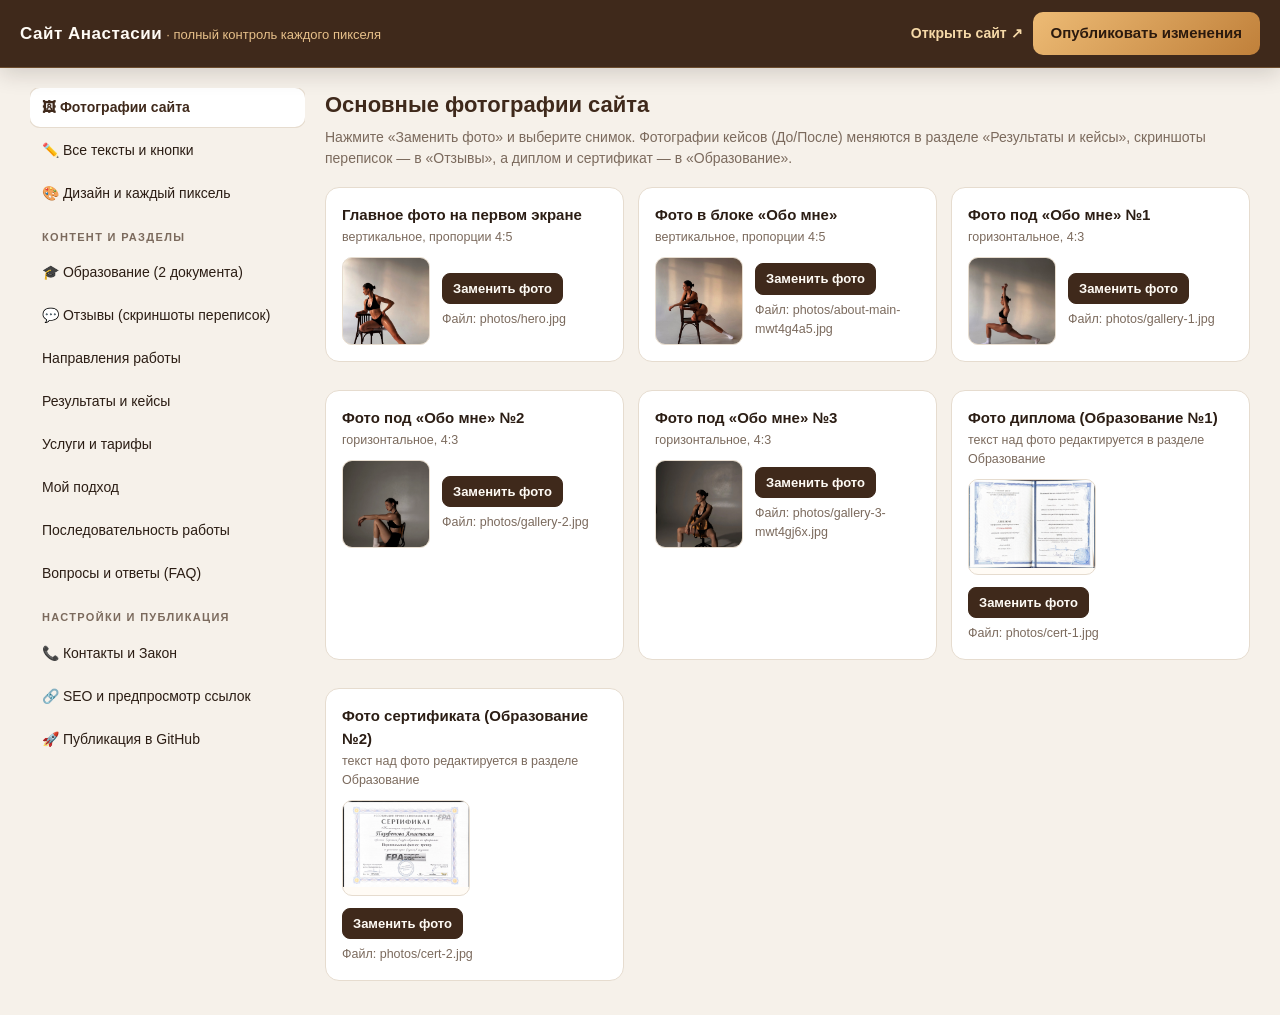
<file: admin.html>
<!DOCTYPE html>
<html lang="ru">
<head>
<meta charset="utf-8">
<meta name="viewport" content="width=device-width, initial-scale=1, maximum-scale=5">
<meta name="robots" content="noindex, nofollow">
<title>Панель управления сайтом — Анастасия</title>
<style>
  :root{
    --bg:#f6f1ea;--card:#fff;--ink:#2b1d14;--muted:#7b6a5d;--line:#e6dccf;
    --accent:#b8733f;--accent-d:#8f5428;--ok:#2f7d4f;--err:#b3341f;
    --choco:#3F291B;--gold:#e0a862;
  }
  *{box-sizing:border-box}
  body{margin:0;font:15px/1.5 -apple-system,"Segoe UI",Roboto,Arial,sans-serif;background:var(--bg);color:var(--ink)}
  header.top{
    position:sticky;top:0;z-index:30;display:flex;align-items:center;justify-content:space-between;
    gap:12px;flex-wrap:wrap;padding:12px 20px;background:var(--choco);color:#fffbf5;
    border-bottom:1px solid rgba(224,168,98,.28);box-shadow:0 6px 22px rgba(30,18,10,.16)
  }
  header.top b{font-size:17px;letter-spacing:.03em;color:#fffbf5}
  header.top .sub{color:#e7c08a;font-size:13px}
  .muted{color:var(--muted)}
  .top-actions{display:flex;align-items:center;gap:10px;flex-wrap:wrap}
  .dirty{font-size:12.5px;color:#f6d9a8;font-weight:700;background:rgba(224,168,98,.18);padding:5px 11px;border-radius:999px}
  a.link{color:#f6d9a8;text-decoration:none;font-weight:600;font-size:14px}
  a.link:hover{text-decoration:underline}
  button{font:inherit;cursor:pointer}
  .btn{border:1px solid var(--line);background:#fff;color:var(--ink);padding:8px 14px;border-radius:10px;transition:.2s}
  .btn:hover{border-color:var(--accent)}
  .btn.primary{background:linear-gradient(135deg,#edbb75,#c0803a);border:none;color:#2b1a0e;font-weight:700;padding:10px 18px}
  .btn.primary:hover{filter:brightness(1.04)}
  .btn.primary:disabled{opacity:.5;cursor:default}
  .btn.dark{background:var(--choco);border-color:var(--choco);color:#fffbf5;font-weight:600}
  .btn.small{padding:5px 10px;font-size:13px;border-radius:8px}
  .btn.danger{color:var(--err)}
  .layout{display:grid;grid-template-columns:275px 1fr;gap:20px;max-width:1260px;margin:0 auto;padding:20px}
  nav{
    position:sticky;top:76px;align-self:start;display:flex;flex-direction:column;gap:4px;
    max-height:calc(100vh - 96px);overflow-y:auto;padding-bottom:14px
  }
  nav button{text-align:left;border:0;background:transparent;padding:9px 12px;border-radius:10px;color:var(--ink);font-size:14px}
  nav button:hover{background:rgba(255,255,255,.65)}
  nav button.on{background:#fff;box-shadow:0 1px 0 var(--line),0 0 0 1px var(--line);font-weight:700;color:var(--choco)}
  nav .sep{font-size:11px;text-transform:uppercase;letter-spacing:.12em;color:var(--muted);padding:12px 12px 4px;font-weight:700}
  main{min-width:0}
  h2{margin:0 0 6px;font-size:22px;color:var(--choco)}
  h3.subhead{margin:20px 0 10px;font-size:16px;color:var(--choco)}
  .lead{margin:0 0 18px;color:var(--muted);font-size:14px;line-height:1.5}
  .card{background:var(--card);border:1px solid var(--line);border-radius:14px;padding:16px;margin-bottom:14px}
  .grid{display:grid;grid-template-columns:repeat(auto-fill,minmax(265px,1fr));gap:14px}
  .grid-2{display:grid;grid-template-columns:repeat(auto-fit,minmax(290px,1fr));gap:14px}
  label.f{display:block;font-size:13px;color:var(--muted);margin:10px 0 4px;font-weight:600}
  input[type=text],input[type=password],textarea,select{
    width:100%;font:inherit;padding:9px 11px;border:1px solid var(--line);border-radius:10px;
    background:#fff;color:var(--ink);font-size:14px
  }
  input[type=color]{width:52px;height:38px;padding:2px;border:1px solid var(--line);border-radius:8px;background:#fff;cursor:pointer;flex:none}
  input[type=range]{width:100%;accent-color:var(--accent);cursor:pointer}
  textarea{min-height:86px;resize:vertical;line-height:1.5}
  input:focus,textarea:focus,select:focus{outline:2px solid #f0cfae;border-color:var(--accent)}
  .thumb{display:flex;align-items:center;gap:12px;flex-wrap:wrap}
  .thumb img{width:88px;height:88px;object-fit:cover;object-position:top center;border-radius:10px;background:#eadfd0;border:1px solid var(--line);flex:none}
  .thumb.wide img{width:128px;height:96px;object-fit:contain;background:#fffbf5}
  .thumb.tall img{width:84px;height:112px;object-fit:cover;object-position:top center}
  .thumb .meta{font-size:12.5px;color:var(--muted);margin-top:6px;word-break:break-word}
  details.grp{background:var(--card);border:1px solid var(--line);border-radius:14px;margin-bottom:12px}
  details.grp>summary{cursor:pointer;padding:13px 16px;font-weight:700;list-style:none;display:flex;justify-content:space-between;align-items:center}
  details.grp>summary::after{content:"＋";color:var(--accent);font-weight:700}
  details.grp[open]>summary::after{content:"–"}
  details.grp .body{padding:0 16px 14px}
  .item{border:1px solid var(--line);border-radius:12px;margin:10px 0;background:#fffdfa}
  .item>summary{cursor:pointer;padding:10px 12px;font-weight:600;display:flex;justify-content:space-between;gap:10px;align-items:center}
  .item .tools{display:flex;gap:6px;flex:none}
  .item .inner{padding:2px 14px 14px}
  fieldset{border:1px dashed var(--line);border-radius:12px;margin:12px 0;padding:8px 12px 12px}
  fieldset legend{font-size:13px;font-weight:700;color:var(--choco);padding:0 8px}
  .count{font-size:12px;color:var(--muted);margin-left:6px;font-weight:500}
  .color-row{display:flex;align-items:center;gap:8px;margin-top:8px}
  .range-head{display:flex;justify-content:space-between;align-items:center;gap:8px;margin-bottom:6px}
  .range-val{font-weight:700;font-size:13px;color:var(--accent-d);background:#f6efe4;padding:3px 9px;border-radius:8px;white-space:nowrap}
  .row-actions{display:flex;gap:10px;flex-wrap:wrap;align-items:center;margin-bottom:14px}
  .log{font:13px/1.5 ui-monospace,Menlo,monospace;white-space:pre-wrap;background:#1f1610;color:#f1e6d8;border-radius:12px;padding:12px;max-height:280px;overflow:auto;margin-top:12px}
  .bar{height:8px;background:#eadfd0;border-radius:8px;overflow:hidden;margin-top:10px}
  .bar i{display:block;height:100%;width:0;background:var(--accent);transition:width .2s}
  #toast{position:fixed;left:50%;bottom:24px;transform:translateX(-50%) translateY(20px);background:#2b1d14;color:#fff;padding:11px 18px;border-radius:12px;opacity:0;pointer-events:none;transition:.3s;z-index:60;max-width:92vw;text-align:center}
  #toast.show{opacity:1;transform:translateX(-50%)}
  #toast.err{background:var(--err)}
  .banner{background:#fff3d6;border:1px solid #eccd82;border-radius:12px;padding:12px 14px;margin-bottom:16px;display:flex;gap:10px;align-items:center;flex-wrap:wrap;justify-content:space-between;font-size:13.5px}
  .fatal{max-width:640px;margin:48px auto;padding:22px;background:#fff;border:1px solid var(--line);border-radius:14px;line-height:1.6}
  .pill-hint{display:inline-block;background:#f7efe4;border:1px solid var(--line);border-radius:8px;padding:6px 10px;font-size:12.5px;color:var(--muted);margin-bottom:14px}
  @media (max-width:860px){
    .layout{grid-template-columns:1fr;padding:12px;gap:12px}
    nav{position:static;flex-direction:row;overflow-x:auto;padding-bottom:6px;max-height:none;-webkit-overflow-scrolling:touch;gap:6px}
    nav button{white-space:nowrap;background:#fff;border:1px solid var(--line);flex:none}
    nav button.on{background:var(--choco);color:#fffbf5;border-color:var(--choco);box-shadow:none}
    nav .sep{display:none}
    header.top{padding:10px 12px}
    header.top .sub{display:none}
    .btn.primary{padding:8px 14px;font-size:13.5px}
    .grid,.grid-2{grid-template-columns:1fr}
  }
</style>
</head>
<body>
<header class="top">
  <div><b id="siteName">Панель управления</b> <span class="sub">· полный контроль каждого пикселя</span></div>
  <div class="top-actions">
    <span id="dirty" class="dirty" hidden>● есть несохранённые правки</span>
    <a class="link" id="openSite" href="index.html" target="_blank" rel="noopener">Открыть сайт ↗</a>
    <button class="btn primary" id="publishTop">Опубликовать изменения</button>
  </div>
</header>

<div class="layout">
  <nav id="nav"></nav>
  <main id="main"><p class="muted">Загружаю актуальную структуру сайта…</p></main>
</div>

<div id="toast"></div>
<iframe id="probe" title="probe" style="display:none"></iframe>

<script>
(function () {
  'use strict';
  var $ = function (s, r) { return (r || document).querySelector(s); };
  function el(tag, attrs, kids) {
    var e = document.createElement(tag);
    if (attrs) for (var k in attrs) {
      if (k === 'class') e.className = attrs[k];
      else if (k === 'html') e.innerHTML = attrs[k];
      else if (k.slice(0, 2) === 'on') e[k] = attrs[k];
      else if (attrs[k] !== null && attrs[k] !== undefined) e.setAttribute(k, attrs[k]);
    }
    (kids || []).forEach(function (c) {
      if (c == null) return;
      e.appendChild(typeof c === 'string' ? document.createTextNode(c) : c);
    });
    return e;
  }
  var clone = function (o) { return o == null ? o : JSON.parse(JSON.stringify(o)); };

  var CFG, IDX, DEF = {}, STOCK = {};
  var ST = { texts: {}, settings: {}, photos: {}, lists: {}, meta: {}, design: {}, reviewsCustom: [] };
  var DEF_REVIEWS = [];
  var staged = {};
  var BASE = '';
  var current = 'photos';
  var base = location.pathname.replace(/[^/]*$/, '');
  var pendingDraft = null;

  function LS(k, v) {
    var key = 'panel2:' + base + ':' + k;
    try {
      if (v === undefined) return localStorage.getItem(key);
      if (v === null) localStorage.removeItem(key);
      else localStorage.setItem(key, v);
    } catch (e) {}
    return null;
  }
  function toast(msg, err) {
    var t = $('#toast');
    t.textContent = msg;
    t.className = 'show' + (err ? ' err' : '');
    clearTimeout(toast._t);
    toast._t = setTimeout(function () { t.className = ''; }, err ? 6000 : 2800);
  }

  var LBL = {
    num: 'Номер / метка',
    title: 'Заголовок / Название',
    text: 'Описание / Текст (Enter — новый абзац)',
    name: 'Имя подопечной',
    program: 'Программа / Формат',
    badge: 'Результат (золотая плашка)',
    img: 'Фото (нажмите Заменить фото)',
    imgBefore: 'Фото №1 (До) — отображается без плашек',
    imgAfter: 'Фото №2 (После) — отображается без плашек',
    metrics: 'Показатели (каждый с новой строки)',
    quote: 'Цитата подопечной (новые абзацы сохраняются 1-в-1)',
    q: 'Вопрос',
    a: 'Ответ (Enter — новый абзац)',
    tag: 'Надзаголовок карточки',
    pill: 'Короткая плашка',
    desc: 'Описание тарифа (Enter — новый абзац)',
    price: 'Цена (подтягивается в форму заявки автоматически)',
    period: 'Период (/ в месяц, / разово)',
    featured: 'Выделить карточку тёмным цветом',
    showIncluded: 'Показывать блок «Что входит»',
    label: 'Название вкладки',
    items: 'Карточки тарифов',
    personal: 'А. Личное онлайн-ведение',
    groups: 'Б. Мини-группы',
    plans: 'В. Программы тренировок',
    stretch: 'Г. Растяжка и мобильность'
  };
  var LONG = { text: 1, desc: 1, a: 1, quote: 1 };
  var TITLE_KEYS = ['title', 'name', 'q', 'label', 'tag', 'num'];

  function itemTitle(it, i) {
    if (it && typeof it === 'object') {
      for (var k = 0; k < TITLE_KEYS.length; k++) {
        if (typeof it[TITLE_KEYS[k]] === 'string' && it[TITLE_KEYS[k]]) {
          return (i + 1) + '. ' + it[TITLE_KEYS[k]].slice(0, 62);
        }
      }
    }
    return 'Элемент ' + (i + 1);
  }

  function resolveThumb(path) { return staged[path] ? staged[path].url : path; }
  function thumbError(img, path) {
    var m = String(path || '').match(/^(.*)\.\w+$/);
    if (!img._tried && m && STOCK[m[1]]) { img._tried = 1; img.src = STOCK[m[1]]; }
    else { img.onerror = null; img.style.opacity = .3; }
  }
  function maxPx(hint) {
    if (/avatar|аватар/i.test(hint)) return 900;
    if (/hero|главн|cert|диплом|сертиф/i.test(hint)) return 1800;
    return 1500;
  }
  function processImage(file, limit) {
    return createImageBitmap(file).then(function (bmp) {
      var k = Math.min(1, limit / Math.max(bmp.width, bmp.height));
      var w = Math.round(bmp.width * k), h = Math.round(bmp.height * k);
      var cv = document.createElement('canvas'); cv.width = w; cv.height = h;
      var cx = cv.getContext('2d'); cx.fillStyle = '#fff'; cx.fillRect(0, 0, w, h); cx.drawImage(bmp, 0, 0, w, h);
      return new Promise(function (res, rej) {
        cv.toBlob(function (b) { b ? res(b) : rej(new Error('toBlob')); }, 'image/jpeg', 0.86);
      });
    });
  }
  function slug(s) { return String(s).toLowerCase().replace(/[^a-z0-9]+/g, '-').replace(/^-|-$/g, '').slice(0, 26) || 'photo'; }

  function photoField(getPath, setPath, hint, name, thumbClass) {
    var path = getPath();
    var img = el('img', { alt: '' });
    img.onerror = function () { thumbError(img, path); };
    if (path) img.src = resolveThumb(path);
    else img.style.opacity = .25;

    var meta = el('div', { class: 'meta' }, [path ? ('Файл: ' + (path.indexOf('data:') === 0 ? 'встроенное изображение' : path)) : 'Изображение ещё не загружено']);
    var inp = el('input', { type: 'file', accept: 'image/*', hidden: '' });
    var btn = el('button', { class: 'btn small dark', type: 'button', onclick: function () { inp.click(); } }, ['Заменить фото']);
    inp.onchange = function () {
      var f = inp.files && inp.files[0]; if (!f) return;
      meta.textContent = 'Сжимаю и подготавливаю…';
      processImage(f, maxPx(hint + ' ' + name)).then(function (blob) {
        var p = CFG.photoDir + '/' + slug(name) + '-' + Date.now().toString(36) + '.jpg';
        staged[p] = { blob: blob, url: URL.createObjectURL(blob) };
        setPath(p); path = p; img._tried = 0; img.style.opacity = 1;
        img.onerror = function () { thumbError(img, path); };
        img.src = staged[p].url;
        meta.textContent = 'Готово к публикации (' + Math.round(blob.size / 1024) + ' КБ). Нажмите «Опубликовать».';
        changed();
      }).catch(function () {
        meta.textContent = 'Не удалось обработать файл. Выберите JPG, PNG или WebP.';
        toast('Ошибка обработки фото', true);
      });
      inp.value = '';
    };
    return el('div', { class: 'thumb' + (thumbClass ? ' ' + thumbClass : '') }, [img, el('div', { style: 'flex:1;min-width:160px' }, [btn, inp, meta])]);
  }

  function collect() {
    var ov = { texts: {}, settings: {}, photos: {}, lists: {}, meta: {}, design: {} };
    IDX.fields.forEach(function (f) {
      var v = ST.texts[f.key];
      if (v != null && v.trim() !== '' && v !== f.text) ov.texts[f.key] = v;
    });
    (CFG.settings || []).forEach(function (s) {
      var v = ST.settings[s.key];
      if (v != null && v !== '' && v !== s.def) ov.settings[s.key] = v;
    });
    Object.keys(ST.photos).forEach(function (k) { if (ST.photos[k]) ov.photos[k] = ST.photos[k]; });
    Object.keys(ST.lists).forEach(function (k) {
      if (k === 'reviews') return; // Отзывы ведутся через reviewsCustom
      if (JSON.stringify(ST.lists[k]) !== JSON.stringify(DEF[k])) ov.lists[k] = ST.lists[k];
    });
    if (Array.isArray(ST.reviewsCustom) && ST.reviewsCustom.length) {
      ov.reviewsCustom = ST.reviewsCustom;
    }
    ['title', 'description'].forEach(function (k) {
      var v = ST.meta[k];
      if (v && v !== IDX.meta[k]) ov.meta[k] = v;
    });
    Object.keys(ST.design || {}).forEach(function (k) {
      if (ST.design[k] != null && ST.design[k] !== '') ov.design[k] = ST.design[k];
    });
    return ov;
  }

  function pickPhotos() {
    var o = {};
    Object.keys(ST.photos).forEach(function (k) { if (!staged[ST.photos[k]]) o[k] = ST.photos[k]; });
    return o;
  }

  function changed() {
    var d = JSON.stringify(collect()) !== BASE;
    $('#dirty').hidden = !d;
    try {
      LS('draft', JSON.stringify({
        texts: ST.texts, settings: ST.settings, meta: ST.meta,
        lists: ST.lists, photos: pickPhotos(), design: ST.design,
        reviewsCustom: ST.reviewsCustom
      }));
    } catch (e) {}
  }

  function renderDraftBanner(m) {
    if (!pendingDraft) return;
    var b = el('div', { class: 'banner' }, [
      el('span', null, ['Найден несохранённый локальный черновик с прошлого сеанса.']),
      el('div', { style: 'display:flex;gap:8px;' }, [
        el('button', { class: 'btn small dark', type: 'button', onclick: function () {
          var d = pendingDraft; pendingDraft = null;
          ST.texts = d.texts || ST.texts;
          ST.settings = d.settings || ST.settings;
          ST.meta = d.meta || ST.meta;
          ST.design = d.design || ST.design;
          if (d.lists) ST.lists = Object.assign(ST.lists, d.lists);
          if (d.photos) ST.photos = Object.assign(ST.photos, d.photos);
          if (Array.isArray(d.reviewsCustom) && d.reviewsCustom.length) ST.reviewsCustom = d.reviewsCustom;
          changed();
          show(current);
          toast('Черновик восстановлен');
        } }, ['Восстановить']),
        el('button', { class: 'btn small', type: 'button', onclick: function () {
          pendingDraft = null; LS('draft', null); show(current);
        } }, ['Удалить черновик'])
      ])
    ]);
    m.appendChild(b);
  }

  function show(view) {
    current = view;
    renderNav();
    var m = $('#main');
    m.innerHTML = '';
    renderDraftBanner(m);

    if (view === 'photos') viewPhotos(m);
    else if (view === 'texts') viewTexts(m);
    else if (view === 'design') viewDesign(m);
    else if (view === 'certs') viewCerts(m);
    else if (view === 'reviews') viewReviews(m);
    else if (view === 'settings') viewSettings(m);
    else if (view === 'meta') viewMeta(m);
    else if (view === 'publish') viewPublish(m);
    else if (view.indexOf('list:') === 0) viewList(m, view.slice(5));
    window.scrollTo(0, 0);
  }

  function renderNav() {
    var n = $('#nav'); n.innerHTML = '';
    function add(id, label) {
      n.appendChild(el('button', { class: id === current ? 'on' : '', onclick: function () { show(id); } }, [label]));
    }
    add('photos', '🖼  Фотографии сайта');
    add('texts', '✏️  Все тексты и кнопки');
    add('design', '🎨  Дизайн и каждый пиксель');

    n.appendChild(el('div', { class: 'sep' }, ['Контент и разделы']));
    add('certs', '🎓  Образование (2 документа)');
    add('reviews', '💬  Отзывы (скриншоты переписок)');

    var orderLists = ['goals', 'cases', 'services', 'approach', 'steps', 'faq'];
    orderLists.forEach(function (k) {
      if (CFG.lists && CFG.lists[k] && ST.lists[k] !== undefined) {
        add('list:' + k, CFG.lists[k]);
      }
    });

    n.appendChild(el('div', { class: 'sep' }, ['Настройки и публикация']));
    add('settings', '📞  Контакты и Закон');
    add('meta', '🔗  SEO и предпросмотр ссылок');
    add('publish', '🚀  Публикация в GitHub');
  }

  // --------------------------------------------------------------------------
  // 1. ФОТОГРАФИИ
  // --------------------------------------------------------------------------
  function viewPhotos(m) {
    m.appendChild(el('h2', null, ['Основные фотографии сайта']));
    m.appendChild(el('p', { class: 'lead' }, ['Нажмите «Заменить фото» и выберите снимок. Фотографии кейсов (До/После) меняются в разделе «Результаты и кейсы», скриншоты переписок — в «Отзывы», а диплом и сертификат — в «Образование».']));
    var g = el('div', { class: 'grid' });
    Object.keys(CFG.photoSlots || {}).forEach(function (slot) {
      if (/^cert-[34]$/.test(slot)) return;
      var s = CFG.photoSlots[slot];
      var card = el('div', { class: 'card' }, [
        el('b', null, [s.label]),
        el('div', { class: 'muted', style: 'font-size:12.5px;margin:2px 0 10px' }, [s.hint || ''])
      ]);
      card.appendChild(photoField(
        function () { return ST.photos[slot] || IDX.photoSrc[slot] || (CFG.photoDir + '/' + slot + '.jpg'); },
        function (p) { ST.photos[slot] = p; },
        s.label + ' ' + (s.hint || ''), slot,
        /^cert-/.test(slot) ? 'wide' : ''
      ));
      g.appendChild(card);
    });
    m.appendChild(g);
  }

  // --------------------------------------------------------------------------
  // 2. ОБРАЗОВАНИЕ (РОВНО 2 ДОКУМЕНТА: ДИПЛОМ И СЕРТИФИКАТ С ТЕКСТОМ СВЕРХУ)
  // --------------------------------------------------------------------------
  function viewCerts(m) {
    m.appendChild(el('h2', null, ['Образование: Диплом и Сертификат']));
    m.appendChild(el('p', { class: 'lead' }, ['На сайте в блоке «Образование» выводятся ровно два блока: над каждым изображением отображается заголовок сверху, а при клике фото открывается на весь экран.']));

    if (!Array.isArray(ST.lists.certs) || ST.lists.certs.length < 2) {
      ST.lists.certs = [
        { title: 'Диплом о профессиональной переподготовке', img: 'photos/cert-1.jpg' },
        { title: 'Сертификат профильного обучения', img: 'photos/cert-2.jpg' }
      ];
    }
    ST.lists.certs = ST.lists.certs.slice(0, 2);

    var g = el('div', { class: 'grid-2' });
    ST.lists.certs.forEach(function (item, idx) {
      var slot = 'cert-' + (idx + 1);
      var card = el('div', { class: 'card' });
      card.appendChild(el('b', { style: 'font-size:16px;display:block;margin-bottom:8px;' }, [idx === 0 ? 'Документ №1 — Диплом' : 'Документ №2 — Сертификат']));

      card.appendChild(el('label', { class: 'f' }, ['Текст сверху над фотографией']));
      var inp = el('input', { type: 'text', value: item.title || '' });
      inp.oninput = function () { item.title = inp.value; changed(); };
      card.appendChild(inp);

      card.appendChild(el('label', { class: 'f', style: 'margin-top:12px;' }, ['Фото документа (слот ' + slot + ')']));
      card.appendChild(photoField(
        function () { return ST.photos[slot] || item.img || ('photos/' + slot + '.jpg'); },
        function (p) { ST.photos[slot] = p; item.img = p; },
        'cert ' + slot, slot, 'wide'
      ));
      g.appendChild(card);
    });
    m.appendChild(g);
  }

  // --------------------------------------------------------------------------
  // 3. ОТЗЫВЫ (СКРИНШОТЫ ПЕРЕПИСОК БЕЗ КРУГЛЫХ АВАТАРОК И КНОПКИ)
  // --------------------------------------------------------------------------
  function viewReviews(m) {
    m.appendChild(el('h2', null, ['Отзывы (скриншоты переписок)']));
    m.appendChild(el('p', { class: 'lead' }, ['Круглые аватарки и кнопка «Выбрать формат» убраны с сайта. В каждой карточке отображаются имя, программа, золотая плашка результата и скриншот переписки с увеличением по клику.']));

    var bar = el('div', { class: 'row-actions' }, [
      el('button', { class: 'btn dark', type: 'button', onclick: function () {
        ST.reviewsCustom.push({
          name: 'Имя, возраст',
          program: 'Личное ведение • 2 месяца',
          badge: 'Результат',
          screenshot: ''
        });
        changed();
        show('reviews');
      } }, ['＋ Добавить отзыв со скриншотом'])
    ]);
    m.appendChild(bar);

    var g = el('div', { class: 'grid' });
    ST.reviewsCustom.forEach(function (item, idx) {
      var slot = 'rev-screen-' + (idx + 1);
      var card = el('div', { class: 'card' });

      var head = el('div', { style: 'display:flex;justify-content:space-between;align-items:center;gap:6px;margin-bottom:8px;' }, [
        el('b', null, ['Отзыв #' + (idx + 1)]),
        el('div', { style: 'display:flex;gap:4px;' }, [
          el('button', { class: 'btn small', type: 'button', title: 'Выше', onclick: function () {
            if (idx > 0) { ST.reviewsCustom.splice(idx - 1, 0, ST.reviewsCustom.splice(idx, 1)[0]); changed(); show('reviews'); }
          } }, ['↑']),
          el('button', { class: 'btn small', type: 'button', title: 'Ниже', onclick: function () {
            if (idx < ST.reviewsCustom.length - 1) { ST.reviewsCustom.splice(idx + 1, 0, ST.reviewsCustom.splice(idx, 1)[0]); changed(); show('reviews'); }
          } }, ['↓']),
          el('button', { class: 'btn small danger', type: 'button', title: 'Удалить', onclick: function () {
            if (confirm('Удалить отзыв «' + (item.name || ('#' + (idx + 1))) + '»?')) {
              ST.reviewsCustom.splice(idx, 1); changed(); show('reviews');
            }
          } }, ['🗑'])
        ])
      ]);
      card.appendChild(head);

      [['name', 'Имя и возраст'], ['program', 'Программа / формат'], ['badge', 'Золотая плашка результата']].forEach(function (pair) {
        card.appendChild(el('label', { class: 'f' }, [pair[1]]));
        var inp = el('input', { type: 'text', value: item[pair[0]] || '' });
        inp.oninput = function () { item[pair[0]] = inp.value; changed(); };
        card.appendChild(inp);
      });

      card.appendChild(el('label', { class: 'f', style: 'margin-top:12px;' }, ['Скриншот переписки']));
      card.appendChild(photoField(
        function () { return item.screenshot || ST.photos[slot] || ''; },
        function (p) { item.screenshot = p; ST.photos[slot] = p; },
        'review-screenshot', slot, 'tall'
      ));

      g.appendChild(card);
    });
    m.appendChild(g);
  }

  // --------------------------------------------------------------------------
  // 4. ВСЕ ТЕКСТЫ САЙТА (С ПОДДЕРЖКОЙ АБЗАЦЕВ И ЗОЛОТОГО КУРСИВА)
  // --------------------------------------------------------------------------
  function viewTexts(m) {
    m.appendChild(el('h2', null, ['Все тексты, заголовки и кнопки сайта']));
    m.appendChild(el('p', { class: 'lead' }, ['Слово, которое нужно выделить золотым курсивом, берите в звёздочки: *система*. Переносы строк (клавиша Enter) сохраняются на сайте 1-в-1. Очистка поля возвращает исходный текст.']));
    var q = el('input', { type: 'text', placeholder: '🔍 Быстрый поиск любого слова или фразы на сайте…' });
    m.appendChild(q);
    var wrap = el('div', { style: 'margin-top:12px' }); m.appendChild(wrap);

    var order = [];
    (CFG.groups || []).forEach(function (g) { if (order.indexOf(g[1]) < 0) order.push(g[1]); });
    order.push('Прочее');

    function draw() {
      wrap.innerHTML = '';
      var term = q.value.trim().toLowerCase();
      order.forEach(function (gname) {
        var list = IDX.fields.filter(function (f) {
          if (f.group !== gname) return false;
          if (!term) return true;
          var v = (ST.texts[f.key] != null ? ST.texts[f.key] : f.text).toLowerCase();
          return v.indexOf(term) >= 0 || f.text.toLowerCase().indexOf(term) >= 0;
        });
        if (!list.length) return;
        var d = el('details', { class: 'grp', open: '' });
        d.appendChild(el('summary', null, [gname + ' ', el('span', { class: 'count' }, [String(list.length)])]));
        var body = el('div', { class: 'body' });
        list.forEach(function (f) {
          var val = ST.texts[f.key] != null ? ST.texts[f.key] : f.text;
          var useArea = f.multi || val.indexOf('\n') >= 0 || val.length > 52;
          var inp = useArea ? el('textarea') : el('input', { type: 'text' });
          inp.value = val;
          inp.oninput = function () {
            if (inp.value === f.text || inp.value === '') delete ST.texts[f.key];
            else ST.texts[f.key] = inp.value;
            changed();
          };
          var lab = el('label', { class: 'f' }, [
            f.count > 1
              ? 'Встречается ' + f.count + ' раз(а) — обновится везде'
              : 'Исходный: «' + f.text.replace(/\n/g, ' ↵ ').slice(0, 58) + (f.text.length > 58 ? '…' : '') + '»'
          ]);
          body.appendChild(lab);
          body.appendChild(inp);
        });
        d.appendChild(body);
        wrap.appendChild(d);
      });
      if (!wrap.firstChild) wrap.appendChild(el('p', { class: 'muted' }, ['По вашему запросу ничего не найдено.']));
    }
    q.oninput = draw;
    draw();
  }

  // --------------------------------------------------------------------------
  // 5. ДИЗАЙН И КАЖДЫЙ ПИКСЕЛЬ (ЦВЕТА, РАЗМЕРЫ, ОТСТУПЫ, 3D, БАРЕЛЬЕФЫ, МОБИЛЬНЫЙ)
  // --------------------------------------------------------------------------
  function viewDesign(m) {
    m.appendChild(el('h2', null, ['Дизайн и тонкая настройка каждого пикселя']));
    m.appendChild(el('p', { class: 'lead' }, ['Полный контроль над палитрой, отступами, скруглениями, высотой 3D-блока, заметностью 15 барельефов и высотой главного фото на телефоне. Любой параметр можно вернуть к эталону в один клик.']));

    m.appendChild(el('div', { class: 'row-actions' }, [
      el('button', { class: 'btn small danger', type: 'button', onclick: function () {
        if (confirm('Сбросить все цвета и размеры дизайна к эталонным значениям?')) {
          ST.design = {}; changed(); show('design'); toast('Дизайн сброшен к эталону');
        }
      } }, ['↺ Сбросить весь дизайн к эталону'])
    ]));

    // А) ЦВЕТОВАЯ ПАЛИТРА
    m.appendChild(el('h3', { class: 'subhead' }, ['1. Цветовая палитра сайта']));
    var palette = [
      ['--bg-soft', 'Основной фон страниц', '#FFFBF5'],
      ['--bg-milk', 'Молочный фон карточек и секций', '#F7EFE4'],
      ['--bg-taupe', 'Фон секции «Услуги и тарифы»', '#E9DCC9'],
      ['--bg-faq', 'Фон секции FAQ', '#F5ECDF'],
      ['--deep-choco', 'Тёмный шоколад (заголовки и тёмные блоки)', '#3F291B'],
      ['--header-bg', 'Фон верхней шапки сайта', '#3F291B'],
      ['--accent-brown', 'Кофейный акцентный цвет', '#8A6446'],
      ['--gold', 'Золотой акцент (кнопки, курсив, маркеры)', '#C9904E'],
      ['--text-main', 'Цвет основного текста', '#2B211B'],
      ['--text-muted', 'Цвет второстепенного текста', '#6F6155']
    ];
    var gCol = el('div', { class: 'grid' });
    palette.forEach(function (item) {
      var cssVar = item[0], title = item[1], defHex = item[2];
      var curVal = (ST.design && ST.design[cssVar]) || defHex;
      var colInp = el('input', { type: 'color', value: /^#[0-9a-f]{6}$/i.test(curVal) ? curVal : defHex });
      var txtInp = el('input', { type: 'text', value: curVal });
      colInp.oninput = function () { txtInp.value = colInp.value; ST.design[cssVar] = colInp.value; changed(); };
      txtInp.oninput = function () {
        var v = txtInp.value.trim();
        if (!v || v.toLowerCase() === defHex.toLowerCase()) delete ST.design[cssVar];
        else { ST.design[cssVar] = v; if (/^#[0-9a-f]{6}$/i.test(v)) colInp.value = v; }
        changed();
      };
      var rst = el('button', { class: 'btn small', type: 'button', onclick: function () {
        delete ST.design[cssVar]; colInp.value = defHex; txtInp.value = defHex; changed();
      } }, ['Сброс']);
      gCol.appendChild(el('div', { class: 'card' }, [
        el('b', { style: 'font-size:13.5px;' }, [title]),
        el('div', { class: 'color-row' }, [colInp, txtInp, rst])
      ]));
    });
    m.appendChild(gCol);

    // Б) ПИКСЕЛЬНЫЕ РАЗМЕРЫ, ОТСТУПЫ, 3D И МОБИЛЬНЫЙ АДАПТИВ
    m.appendChild(el('h3', { class: 'subhead' }, ['2. Размеры, отступы, 3D-сцена и мобильная версия (в пикселях)']));
    var sliders = [
      { key: '--font-base-px', label: 'Базовый размер шрифта всего сайта', min: 14, max: 19, step: 0.5, def: 16, unit: 'px' },
      { key: '--radius-lg', label: 'Скругление крупных карточек и фото', min: 8, max: 40, step: 2, def: 26, unit: 'px' },
      { key: '--radius-md', label: 'Скругление средних карточек', min: 6, max: 30, step: 2, def: 18, unit: 'px' },
      { key: '--sec-pad-desk', label: 'Отступы секций сверху/снизу (ПК)', min: 48, max: 130, step: 4, def: 92, unit: 'px' },
      { key: '--sec-pad-mob', label: 'Отступы секций сверху/снизу (Телефон)', min: 28, max: 80, step: 4, def: 44, unit: 'px' },
      { key: '--hero-photo-pos-y', label: 'Центрирование фото Блока 1 по вертикали', min: 15, max: 90, step: 1, def: 58, unit: '%' },
      { key: '--about-photo-pos-y', label: 'Центрирование фото «Опыт и философия» по вертикали', min: 15, max: 95, step: 1, def: 72, unit: '%' },
      { key: '--hero-photo-mob-h', label: 'Минимальная высота главного фото (Телефон)', min: 360, max: 620, step: 10, def: 485, unit: 'px' },
      { key: '--lusion-h', label: 'Высота 3D-блока Lusion (ПК)', min: 280, max: 540, step: 10, def: 400, unit: 'px' },
      { key: '--lusion-h-mob', label: 'Высота 3D-блока Lusion (Телефон)', min: 280, max: 500, step: 10, def: 390, unit: 'px' },
      { key: '--relief-strength', label: 'Выразительность 15 барельефов', min: 0.30, max: 1.00, step: 0.02, def: 0.86, unit: '' },
      { key: '--float-amp', label: 'Амплитуда парения фото Насти (ПК)', min: 0, max: 18, step: 1, def: 7, unit: 'px' }
    ];

    var gSl = el('div', { class: 'grid' });
    sliders.forEach(function (sl) {
      var raw = ST.design && ST.design[sl.key];
      var num = raw != null ? parseFloat(raw) : sl.def;
      if (isNaN(num)) num = sl.def;

      var valTag = el('span', { class: 'range-val' }, [num + sl.unit]);
      var rng = el('input', { type: 'range', min: sl.min, max: sl.max, step: sl.step, value: num });
      rng.oninput = function () {
        var v = rng.value + sl.unit;
        valTag.textContent = v;
        if (parseFloat(rng.value) === sl.def) delete ST.design[sl.key];
        else ST.design[sl.key] = v;
        changed();
      };
      var rst = el('button', { class: 'btn small', type: 'button', style: 'margin-top:8px;', onclick: function () {
        delete ST.design[sl.key]; rng.value = sl.def; valTag.textContent = sl.def + sl.unit; changed();
      } }, ['Эталон (' + sl.def + sl.unit + ')']);

      gSl.appendChild(el('div', { class: 'card' }, [
        el('div', { class: 'range-head' }, [el('b', { style: 'font-size:13.5px;' }, [sl.label]), valTag]),
        rng,
        rst
      ]));
    });
    m.appendChild(gSl);
  }

  // --------------------------------------------------------------------------
  // 6. КОНТАКТЫ, Telegram И ЗАКОН
  // --------------------------------------------------------------------------
  function viewSettings(m) {
    m.appendChild(el('h2', null, ['Контакты, Telegram и Юридические данные']));
    m.appendChild(el('p', { class: 'lead' }, ['Телефон, ссылки на соцсети, почта заявок, дублирование заявок в Telegram и реквизиты самозанятой.']));
    (CFG.settings || []).forEach(function (s) {
      if (s.key === 'floatAmp' || s.key === 'reliefOpacity') return; // Управляются удобными ползунками в «Дизайн»
      var c = el('div', { class: 'card' }, [el('b', null, [s.label])]);
      if (s.hint) c.appendChild(el('div', { class: 'muted', style: 'font-size:12.5px;margin-top:2px;' }, [s.hint]));
      var inp = el('input', { type: 'text', value: ST.settings[s.key] != null ? ST.settings[s.key] : s.def });
      inp.style.marginTop = '8px';
      inp.oninput = function () {
        if (inp.value === s.def || inp.value === '') delete ST.settings[s.key];
        else ST.settings[s.key] = inp.value.trim();
        changed();
      };
      c.appendChild(inp);
      m.appendChild(c);
    });
  }

  // --------------------------------------------------------------------------
  // 7. SEO / ПРЕДПРОСМОТР ССЫЛОК
  // --------------------------------------------------------------------------
  function viewMeta(m) {
    m.appendChild(el('h2', null, ['Заголовок и описание ссылок (SEO / Мессенджеры)']));
    m.appendChild(el('p', { class: 'lead' }, ['Отображается во вкладке браузера и в карточке предпросмотра при отправке ссылки в Telegram и соцсетях.']));
    [['title', 'Заголовок страницы (Title)'], ['description', 'Краткое описание (Description)']].forEach(function (p) {
      var c = el('div', { class: 'card' }, [el('b', null, [p[1]])]);
      var inp = p[0] === 'title' ? el('input', { type: 'text' }) : el('textarea');
      inp.value = ST.meta[p[0]] != null ? ST.meta[p[0]] : IDX.meta[p[0]];
      inp.style.marginTop = '8px';
      inp.oninput = function () {
        if (inp.value === IDX.meta[p[0]] || inp.value === '') delete ST.meta[p[0]];
        else ST.meta[p[0]] = inp.value;
        changed();
      };
      c.appendChild(inp);
      m.appendChild(c);
    });
  }

  // --------------------------------------------------------------------------
  // 8. УНИВЕРСАЛЬНЫЙ РЕДАКТОР СПИСКОВ (КЕЙСЫ, УСЛУГИ, ЦЕЛИ, ПОДХОД, ШАГИ, FAQ)
  // --------------------------------------------------------------------------
  function viewList(m, key) {
    m.appendChild(el('h2', null, [CFG.lists[key]]));
    var extraHint = '';
    if (key === 'cases') extraHint = ' Надписи «Точка А» и «Результат» с фото убраны. Новые абзацы (Enter) в цитатах сохраняются 1-в-1.';
    if (key === 'services') extraHint = ' Порядок категорий: А (Личное ведение), Б (Мини-группы), В (Программы тренировок), Г (Растяжка). Цены автоматически подтягиваются в форму «Оставить заявку».';
    m.appendChild(el('p', { class: 'lead' }, ['Редактируйте любые поля, меняйте порядок стрелками ↑↓, дублируйте ⧉ или удаляйте 🗑.' + extraHint]));

    var host = el('div'); m.appendChild(host);
    function redraw() {
      host.innerHTML = '';
      host.appendChild(renderValue(ST.lists, key, key, redraw));
    }
    redraw();
  }

  function renderValue(parent, k, name, redraw) {
    var v = parent[k], lab = LBL[k] || (typeof k === 'string' ? k : '');
    if (Array.isArray(v)) {
      if (!v.length || typeof v[0] === 'string') {
        var ta = el('textarea'); ta.value = v.join('\n');
        ta.oninput = function () {
          parent[k] = ta.value.split('\n').map(function (s) { return s.trim(); }).filter(Boolean);
          changed();
        };
        return el('div', null, [el('label', { class: 'f' }, [lab]), ta]);
      }
      var box = el('div');
      v.forEach(function (it, i) {
        var d = el('details', { class: 'item', open: i === 0 ? '' : null });
        var tools = el('span', { class: 'tools' }, [
          el('button', { class: 'btn small', type: 'button', title: 'Выше', onclick: function (e) { e.preventDefault(); if (i > 0) { v.splice(i - 1, 0, v.splice(i, 1)[0]); changed(); redraw(); } } }, ['↑']),
          el('button', { class: 'btn small', type: 'button', title: 'Ниже', onclick: function (e) { e.preventDefault(); if (i < v.length - 1) { v.splice(i + 1, 0, v.splice(i, 1)[0]); changed(); redraw(); } } }, ['↓']),
          el('button', { class: 'btn small', type: 'button', title: 'Дублировать', onclick: function (e) { e.preventDefault(); v.splice(i + 1, 0, clone(it)); changed(); redraw(); } }, ['⧉']),
          el('button', { class: 'btn small danger', type: 'button', title: 'Удалить', onclick: function (e) { e.preventDefault(); if (confirm('Удалить «' + itemTitle(it, i) + '»?')) { v.splice(i, 1); changed(); redraw(); } } }, ['🗑'])
        ]);
        d.appendChild(el('summary', null, [el('span', null, [itemTitle(it, i)]), tools]));
        var inner = el('div', { class: 'inner' });
        if (it && typeof it === 'object') {
          Object.keys(it).forEach(function (kk) {
            inner.appendChild(renderValue(it, kk, name + '-' + (i + 1) + '-' + kk, redraw));
          });
        }
        d.appendChild(inner);
        box.appendChild(d);
      });
      return box;
    }
    if (v && typeof v === 'object') {
      var fs = el('fieldset', null, [el('legend', null, [LBL[k] || (parent[k].label ? parent[k].label : k)])]);
      var objKeys = Object.keys(v);
      if (k === 'services') {
        var pref = ['personal', 'groups', 'plans', 'stretch'];
        objKeys = pref.filter(function (x) { return objKeys.indexOf(x) >= 0; }).concat(objKeys.filter(function (x) { return pref.indexOf(x) < 0; }));
      }
      objKeys.forEach(function (kk) { fs.appendChild(renderValue(v, kk, name + '-' + kk, redraw)); });
      return fs;
    }
    if (typeof v === 'boolean') {
      var cb = el('input', { type: 'checkbox' }); cb.checked = v;
      cb.onchange = function () { parent[k] = cb.checked; changed(); };
      return el('label', { class: 'f' }, [cb, ' ' + lab]);
    }
    if (typeof k === 'string' && /^img/i.test(k)) {
      return el('div', null, [
        el('label', { class: 'f' }, [lab]),
        photoField(function () { return parent[k]; }, function (p) { parent[k] = p; }, name, slug(name))
      ]);
    }
    var long = (typeof v === 'string' && (v.length > 62 || LONG[k] || v.indexOf('\n') >= 0));
    var inp = long ? el('textarea') : el('input', { type: 'text' });
    inp.value = v == null ? '' : v;
    inp.oninput = function () { parent[k] = typeof v === 'number' ? Number(inp.value) : inp.value; changed(); };
    return el('div', null, [el('label', { class: 'f' }, [lab]), inp]);
  }

  // --------------------------------------------------------------------------
  // 9. ПУБЛИКАЦИЯ В GITHUB + РЕЗЕРВНОЕ СКАЧИВАНИЕ CONTENT.JS
  // --------------------------------------------------------------------------
  function guessRepo() {
    var h = location.hostname;
    if (/anastasia-fitness\.ru$/i.test(h)) {
      return 'balabanovasya/nastyafitness';
    }
    return 'balabanovasya/nastyafitness';
  }

  function buildContentJs(ov) {
    return '/* Этот файл создаёт панель управления (admin.html). Вручную не редактируйте. */\nwindow.SITE_OVERRIDES = ' + JSON.stringify(ov, null, 2) + ';\n';
  }

  function viewPublish(m) {
    m.appendChild(el('h2', null, ['Публикация изменений на сайт (GitHub)']));
    m.appendChild(el('p', { class: 'lead' }, ['Нажмите «Опубликовать изменения» — панель загрузит все новые фотографии и скриншоты в папку photos/ и обновит content.js без потери ранее загруженных фото.']));

    var c = el('div', { class: 'card' });
    var repo = el('input', { type: 'text', placeholder: 'balabanovasya/nastyafitness' });
    var savedRepo = LS('repo'); if (savedRepo === 'anastasia-fitness/nastyafitness') { savedRepo = ''; LS('repo', null); }
    repo.value = savedRepo || guessRepo();
    var tok = el('input', { type: 'password', placeholder: 'github_pat_… или ghp_…' });
    tok.value = LS('token') || '';
    var rem = el('input', { type: 'checkbox' }); rem.checked = !!LS('token');

    c.appendChild(el('label', { class: 'f' }, ['Репозиторий сайта (владелец/название)'])); c.appendChild(repo);
    c.appendChild(el('label', { class: 'f' }, ['Ключ доступа GitHub (Personal Access Token)'])); c.appendChild(tok);
    c.appendChild(el('label', { class: 'f' }, [rem, ' Запомнить ключ на этом устройстве']));

    var btns = el('div', { class: 'row-actions', style: 'margin-top:16px;margin-bottom:0;' });
    var go = el('button', { class: 'btn primary', type: 'button' }, ['☁ Опубликовать изменения']);
    var dl = el('button', { class: 'btn', type: 'button', onclick: function () {
      var text = buildContentJs(collect());
      var blob = new Blob([text], { type: 'application/javascript;charset=utf-8' });
      var url = URL.createObjectURL(blob);
      var a = document.createElement('a'); a.href = url; a.download = 'content.js'; a.click();
      URL.revokeObjectURL(url);
      toast('Файл content.js скачан');
    } }, ['⬇ Скачать content.js']);
    btns.appendChild(go); btns.appendChild(dl);
    c.appendChild(btns);

    var bar = el('div', { class: 'bar' }, [el('i')]);
    var log = el('div', { class: 'log', hidden: '' });
    c.appendChild(bar); c.appendChild(log);
    m.appendChild(c);

    function say(t) { log.hidden = false; log.textContent += t + '\n'; log.scrollTop = log.scrollHeight; }
    go.onclick = function () { runPublish(repo.value.trim(), tok.value.trim(), rem.checked, say, bar.firstChild, go); };
    window.__publishUI = { repo: repo, tok: tok, rem: rem, say: say, bar: bar.firstChild, go: go };
  }

  function b64FromBlob(blob) {
    return new Promise(function (res, rej) {
      var r = new FileReader();
      r.onload = function () { res(String(r.result).split(',')[1]); };
      r.onerror = rej;
      r.readAsDataURL(blob);
    });
  }
  function b64FromText(t) { return btoa(unescape(encodeURIComponent(t))); }
  function gh(token, path, opt) {
    opt = opt || {};
    return fetch('https://api.github.com' + path, {
      method: opt.method || 'GET',
      cache: 'no-store',
      headers: {
        'Authorization': 'Bearer ' + token,
        'Accept': 'application/vnd.github+json',
        'Content-Type': 'application/json'
      },
      body: opt.body ? JSON.stringify(opt.body) : undefined
    });
  }
  function explain(status) {
    return status === 401 ? 'GitHub не принял ключ (неверный или истёк).' :
           status === 403 ? 'У ключа нет прав Contents -> Read and write.' :
           status === 404 ? 'Репозиторий не найден или нет доступа.' :
           'Ошибка GitHub (' + status + ').';
  }

  var publishing = false;
  function runPublish(repo, token, remember, say, bar, btn) {
    if (publishing) return;
    if (!/^[\w.\-]+\/[\w.\-]+$/.test(repo)) { toast('Укажите репозиторий в формате ник/название', true); return show('publish'); }
    if (!token) { toast('Вставьте ключ GitHub', true); return show('publish'); }

    var ov = collect(), json = JSON.stringify(ov);
    var used = Object.keys(staged).filter(function (p) { return json.indexOf(p) >= 0; });
    publishing = true; if (btn) btn.disabled = true; $('#publishTop').disabled = true;
    LS('repo', repo); LS('token', remember ? token : null);
    var branch = '', total = used.length + 1, done = 0;
    function tick() { done++; if (bar) bar.style.width = Math.round(done / total * 100) + '%'; }
    say('Проверяю доступ к ' + repo + '…');

    gh(token, '/repos/' + repo).then(function (r) {
      if (!r.ok) throw new Error(explain(r.status));
      return r.json();
    }).then(function (info) {
      branch = info.default_branch || 'main';
      say('Ветка: ' + branch + '. Новых фото/скриншотов к загрузке: ' + used.length);
      var chain = Promise.resolve();
      used.forEach(function (p) {
        chain = chain.then(function () {
          return gh(token, '/repos/' + repo + '/contents/' + p + '?ref=' + encodeURIComponent(branch)).then(function (rCheck) {
            return rCheck.ok ? rCheck.json() : null;
          }).then(function (existingFile) {
            return b64FromBlob(staged[p].blob).then(function (b64) {
              var putBody = { message: 'Панель: фото ' + p, content: b64, branch: branch };
              if (existingFile && existingFile.sha) putBody.sha = existingFile.sha;
              return gh(token, '/repos/' + repo + '/contents/' + p, { method: 'PUT', body: putBody });
            });
          }).then(function (r) {
            if (!r.ok) throw new Error(explain(r.status) + ' (' + p + ')');
            delete staged[p];
            say('✓ Фото сохранено: ' + p);
            tick();
          });
        });
      });
      return chain;
    }).then(function () {
      return gh(token, '/repos/' + repo + '/contents/content.js?ref=' + encodeURIComponent(branch) + '&_t=' + Date.now());
    }).then(function (r) {
      if (r.status === 404) return null;
      if (!r.ok) throw new Error(explain(r.status));
      return r.json();
    }).then(function (cur) {
      if (cur && cur.content) {
        try {
          var decoded = decodeURIComponent(escape(atob(cur.content.replace(/\s/g, ''))));
          var m = decoded.match(/window\.SITE_OVERRIDES\s*=\s*(\{[\s\S]*\})\s*;?/);
          if (m) {
            var remoteOv = JSON.parse(m[1]);
            ov.photos = Object.assign({}, remoteOv.photos || {}, ov.photos || {});
          }
        } catch (e) {}
      }
      var text = buildContentJs(ov);
      var body = { message: 'Панель: обновление контента и дизайна', content: b64FromText(text), branch: branch };
      if (cur && cur.sha) body.sha = cur.sha;
      return gh(token, '/repos/' + repo + '/contents/content.js', { method: 'PUT', body: body });
    }).then(function (r) {
      if (!r.ok) throw new Error(explain(r.status));
      tick();
      ST.photos = ov.photos || {};
      BASE = JSON.stringify(collect());
      LS('draft', null);
      pendingDraft = null;
      changed();
      say('✓ content.js обновлён!\n\nГотово! Через 1–2 минуты обновите сайт на телефоне и компьютере.');
      toast('Опубликовано ✓');
    }).catch(function (e) {
      say('✗ ' + (e && e.message ? e.message : e));
      toast(String(e && e.message || e), true);
    }).then(function () {
      publishing = false; if (btn) btn.disabled = false; $('#publishTop').disabled = false;
    });

    if (current !== 'publish') {
      show('publish');
      setTimeout(function () { var u = window.__publishUI; if (u) u.say('Публикую…'); }, 0);
    }
  }

  $('#publishTop').onclick = function () {
    var repo = LS('repo') || guessRepo(), token = LS('token');
    if (!repo || !token) { show('publish'); toast('Сначала вставьте ключ GitHub', true); return; }
    show('publish');
    var u = window.__publishUI;
    runPublish(repo, token, true, u.say, u.bar, u.go);
  };

  function fatal(html) { $('#main').innerHTML = ''; $('#main').appendChild(el('div', { class: 'fatal', html: html })); }

  function ready(w) {
    CFG = w.SITE_EDIT;
    IDX = w.SITE_EDIT_INDEX;
    STOCK = w.STOCK || {};
    DEF = clone(w.SITE_DEFAULTS || {});
    var OV = clone(w.SITE_OVERRIDES || {});

    ST.texts = OV.texts || {};
    ST.settings = OV.settings || {};
    ST.photos = OV.photos || {};
    ST.meta = OV.meta || {};
    ST.design = OV.design || {};
    ST.lists = clone(w.SITE_DATA_REF || {});

    // Гарантируем порядок сервисов А -> Б (Мини-группы) -> В (Программы) -> Г (Растяжка)
    if (ST.lists.services) {
      var ordSrv = {};
      ['personal', 'groups', 'plans', 'stretch'].forEach(function (k) {
        if (ST.lists.services[k]) ordSrv[k] = ST.lists.services[k];
      });
      Object.keys(ST.lists.services).forEach(function (k) {
        if (!ordSrv[k]) ordSrv[k] = ST.lists.services[k];
      });
      ST.lists.services = ordSrv;
    }

    // Инициализируем отзывы со скриншотами
    if (Array.isArray(OV.reviewsCustom) && OV.reviewsCustom.length) {
      ST.reviewsCustom = OV.reviewsCustom;
    } else if (Array.isArray(ST.lists.reviews) && ST.lists.reviews.length) {
      ST.reviewsCustom = ST.lists.reviews.map(function (r, idx) {
        var slot = 'rev-screen-' + (idx + 1);
        return {
          name: r.name || '',
          program: r.program || '',
          badge: r.badge || '',
          screenshot: (ST.photos && ST.photos[slot]) || ''
        };
      });
    } else {
      ST.reviewsCustom = [
        { name: 'Анна, 26 лет', program: 'Растяжка • 12 занятий', badge: 'Гибкость и 0 боли', screenshot: '' },
        { name: 'Мария, 31 год', program: 'Личное ведение • 2 месяца', badge: '-6 кг без диет', screenshot: '' }
      ];
    }
    DEF_REVIEWS = clone(ST.reviewsCustom);

    BASE = JSON.stringify(collect());

    try {
      var saved = LS('draft');
      if (saved) {
        var parsed = JSON.parse(saved);
        if (parsed && typeof parsed === 'object') pendingDraft = parsed;
      }
    } catch (e) {}

    $('#siteName').textContent = CFG.name || 'Панель управления';
    document.title = 'Панель — ' + (CFG.name || 'сайт');
    show('photos');
  }

  var f = $('#probe');
  var panelOpened = false;
  var tries = 0;

  function tryOpenPanel() {
    if (panelOpened) return true;
    try {
      var w = f.contentWindow;
      if (w && w.SITE_EDIT_INDEX && w.SITE_EDIT && w.SITE_EDIT.lists && w.SITE_EDIT.lists.certs) {
        panelOpened = true;
        try { if (w.stop) w.stop(); } catch (e) {}
        ready(w);
        return true;
      }
    } catch (e) {
      panelOpened = true;
      fatal('<b>Откройте панель по адресу вашего сайта</b> (<code>https://anastasia-fitness.ru/admin.html</code>), а не как локальный файл с компьютера.');
      return true;
    }
    return false;
  }

  f.onload = function () { tryOpenPanel(); };
  f.src = 'index.html?panel=' + Date.now();

  (function pollProbe() {
    if (tryOpenPanel()) return;
    if (++tries > 120) {
      try {
        var w2 = f.contentWindow;
        if (w2 && w2.SITE_EDIT_INDEX && w2.SITE_EDIT) {
          panelOpened = true;
          try { if (w2.stop) w2.stop(); } catch (e) {}
          return ready(w2);
        }
      } catch (e) {}
      return fatal('Сайт не успел инициализироваться. Проверьте, что рядом лежат <code>index.html</code> и <code>patches.js</code>, и нажмите Обновить (Cmd+R).');
    }
    setTimeout(pollProbe, 120);
  })();
})();
</script>
</body>
</html>
</file>
